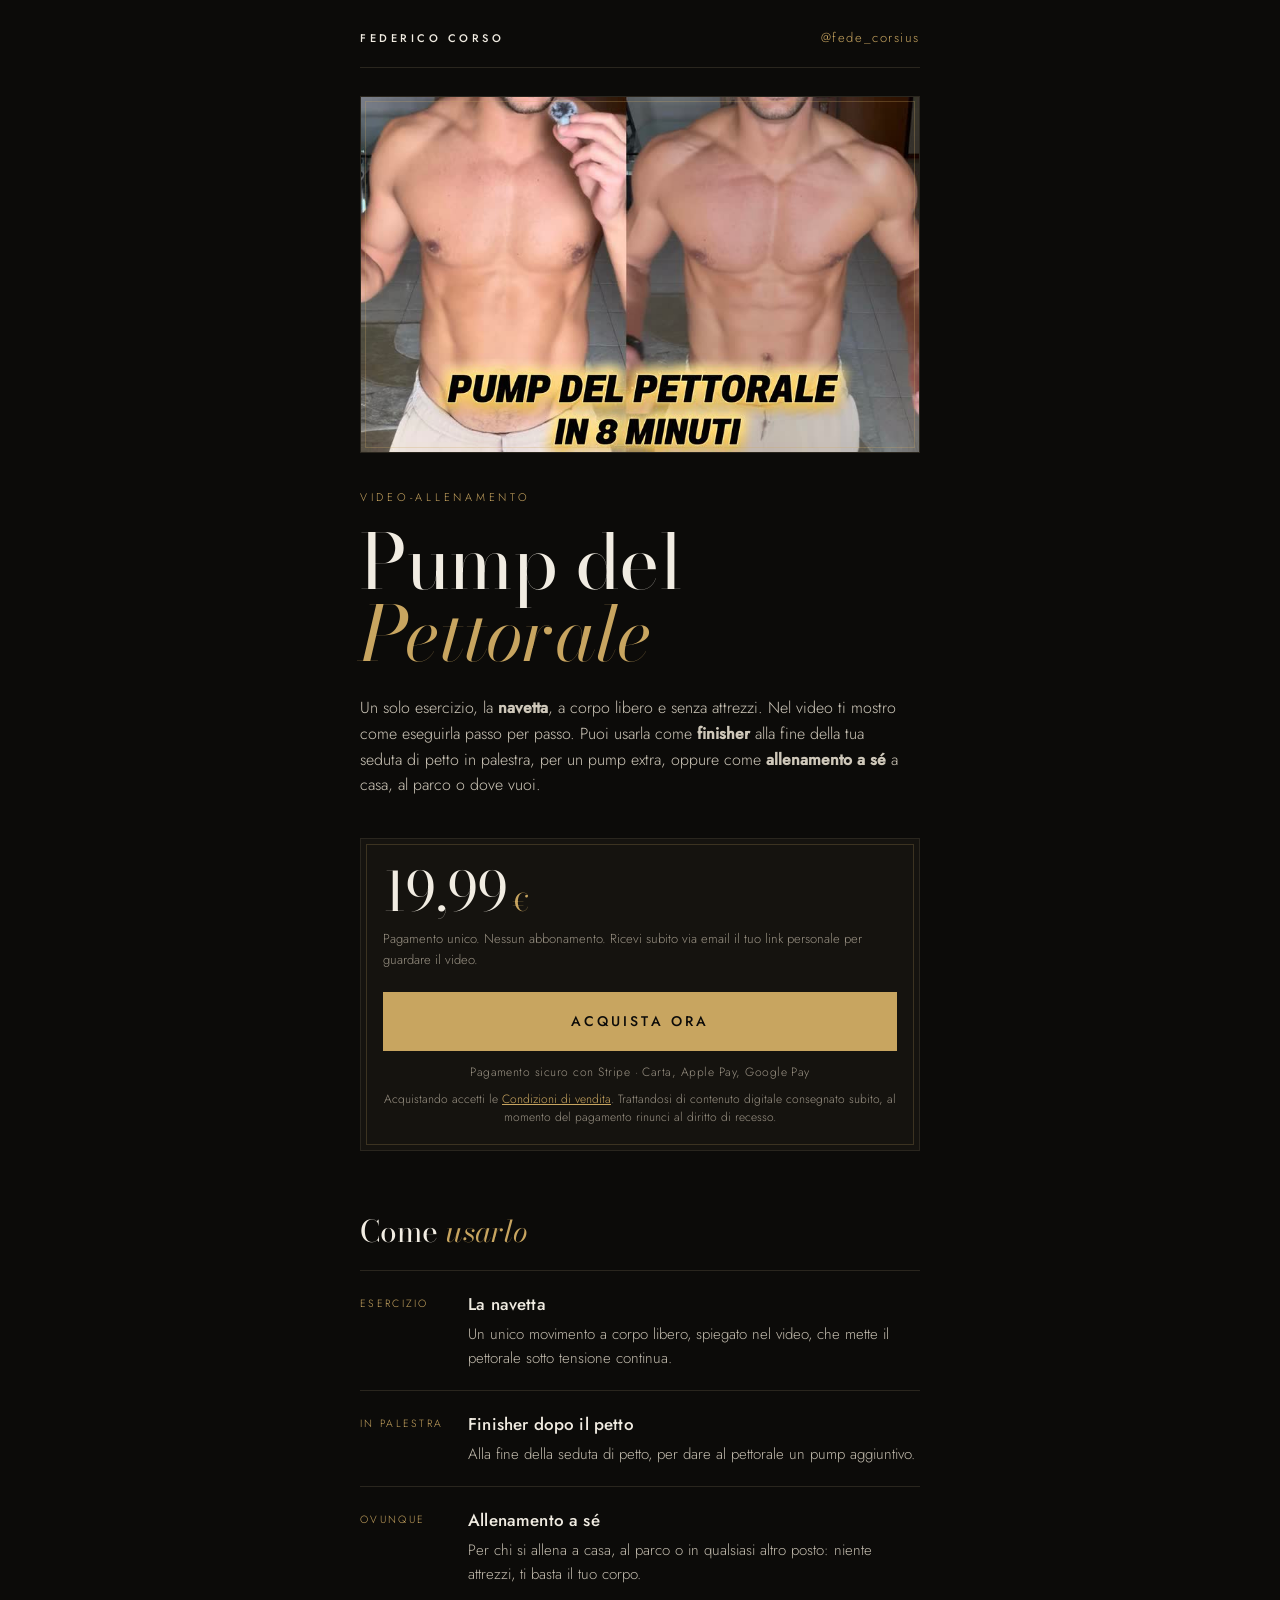
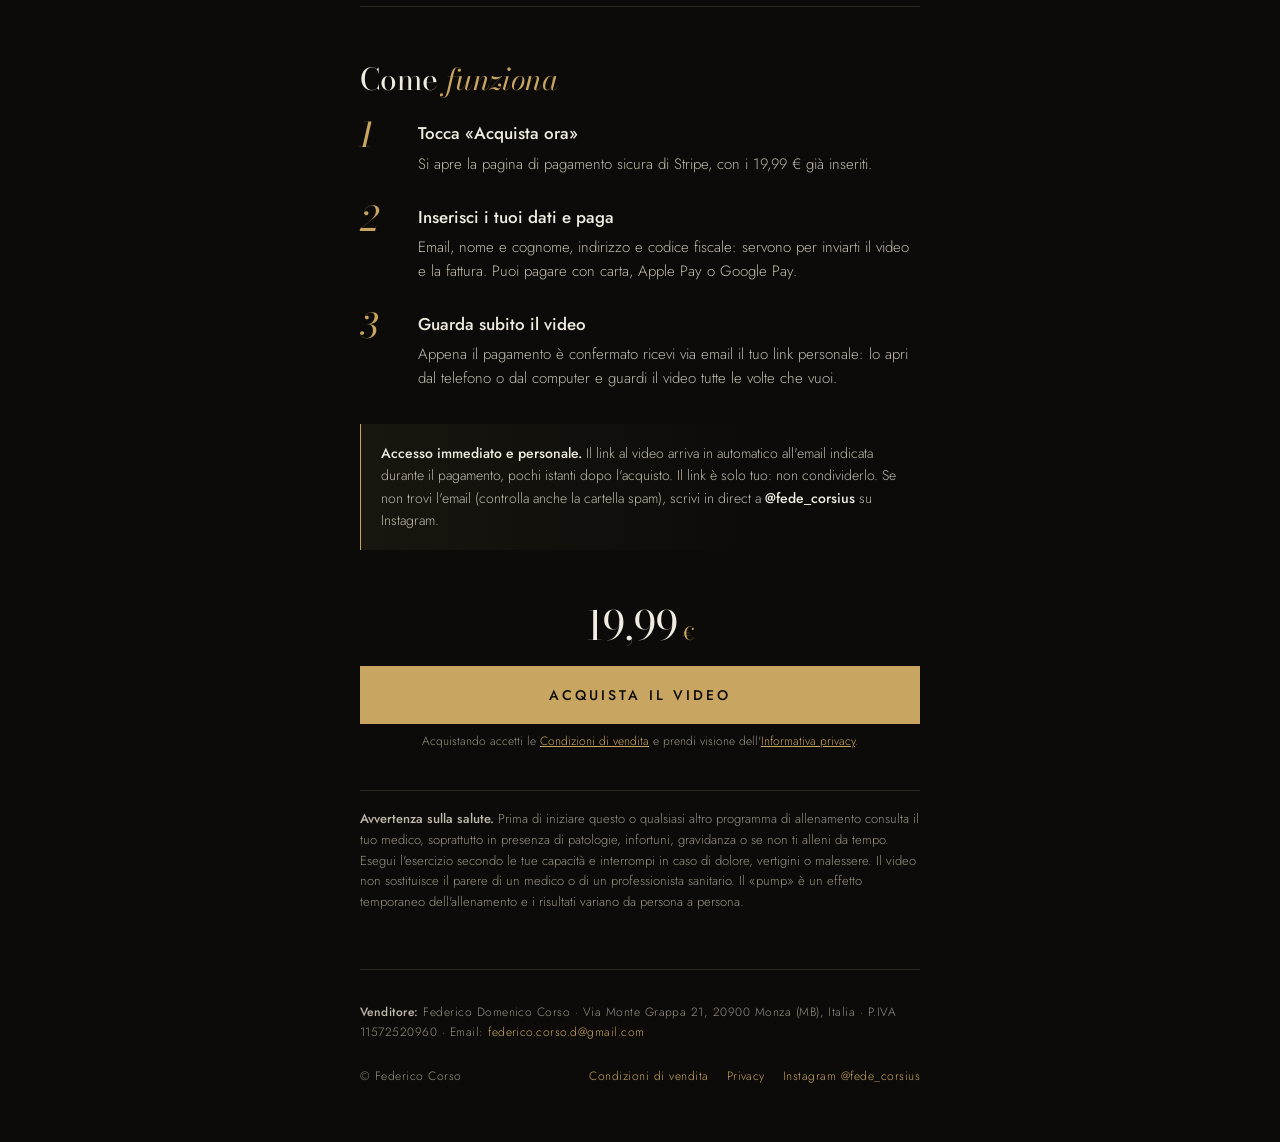
<file: index.html>
<!doctype html>
<html lang="it">
<head>
<meta charset="utf-8">
<meta name="viewport" content="width=device-width, initial-scale=1, viewport-fit=cover">
<meta name="description" content="Pump del Pettorale di Federico Corso: video-allenamento a corpo libero con un solo esercizio, la navetta. Come finisher in palestra o da solo, ovunque.">
<meta property="og:title" content="Pump del Pettorale — Federico Corso">
<meta property="og:description" content="Video-allenamento a corpo libero per il pettorale. 19,99 €.">
<meta property="og:image" content="https://federicocorsod.github.io/pump-del-pettorale/img/copertina.jpg?v=2">
<title>Pump del Pettorale</title>
<link rel="stylesheet" href="fonts/fonts.css">
<style>
  :root {
    color-scheme: dark;
    --ink: #0c0b09;
    --ink-2: #15130f;
    --line: #2a261e;
    --gold: #c8a560;
    --gold-soft: #a88a4f;
    --ivory: #f1ece2;
    --muted: #9a9284;
    --display: "Bodoni Moda", "Didot", "Bodoni 72", Georgia, serif;
    --body: "Jost", "Futura", "Century Gothic", system-ui, sans-serif;
  }
  * { box-sizing: border-box; }
  html { background: var(--ink); }
  body {
    margin: 0;
    background: var(--ink);
    color: var(--ivory);
    font-family: var(--body);
    font-weight: 300;
    font-size: 16px;
    line-height: 1.6;
    padding-inline: 20px;
    -webkit-font-smoothing: antialiased;
  }
  .wrap { max-width: 560px; margin: 0 auto; padding-block: 28px 56px; }

  .brand {
    display: flex; justify-content: space-between; align-items: baseline;
    gap: 12px; flex-wrap: wrap;
    font-size: 11px; letter-spacing: .32em; text-transform: uppercase;
    padding-bottom: 18px; border-bottom: 1px solid var(--line);
  }
  .brand strong { font-weight: 500; color: var(--ivory); }
  .brand a { color: var(--gold); text-decoration: none; letter-spacing: .12em; text-transform: none; font-size: 13px; }
  .brand a:hover, .brand a:focus-visible { text-decoration: underline; text-underline-offset: 4px; }

  .cover { margin: 28px 0 0; position: relative; }
  .cover img { display: block; width: 100%; height: auto; aspect-ratio: 1400 / 894; object-fit: cover; border: 1px solid var(--line); }
  .cover::after { content: ""; position: absolute; inset: 5px; border: 1px solid rgba(200,165,96,.28); pointer-events: none; }

  .hero { padding-block: 36px 8px; }
  .eyebrow {
    font-size: 11px; letter-spacing: .34em; text-transform: uppercase; color: var(--gold);
    margin: 0 0 18px;
  }
  h1 {
    font-family: var(--display); font-weight: 400;
    font-size: clamp(46px, 13vw, 76px); line-height: .95; letter-spacing: -.01em;
    margin: 0; text-wrap: balance;
  }
  h1 em { display: block; font-style: italic; color: var(--gold); }
  .lede { color: #cfc8ba; margin: 26px 0 0; max-width: 34em; }

  .offer {
    margin-top: 40px; padding: 26px 22px 24px;
    background: var(--ink-2); border: 1px solid var(--line);
    position: relative;
  }
  .offer::before {
    content: ""; position: absolute; inset: 5px; border: 1px solid rgba(200,165,96,.22); pointer-events: none;
  }
  .price-row { display: flex; align-items: baseline; gap: 14px; flex-wrap: wrap; }
  .now { font-family: var(--display); font-size: 54px; line-height: 1; color: var(--ivory); font-variant-numeric: lining-nums; }
  .now small { font-size: .45em; margin-left: 4px; color: var(--gold); }
  .offer-note { color: var(--muted); font-size: 13px; margin: 10px 0 22px; }

  .cta {
    display: flex; justify-content: center; align-items: center; gap: 10px;
    width: 100%; padding: 18px 20px;
    background: var(--gold); color: var(--ink);
    font-family: var(--body); font-weight: 500; font-size: 14px; letter-spacing: .22em; text-transform: uppercase;
    text-decoration: none; border: 0; cursor: pointer;
    transition: background .25s ease, transform .25s ease;
  }
  .cta:hover { background: #d8b873; }
  .cta:active { transform: translateY(1px); }
  .cta:focus-visible { outline: 2px solid var(--ivory); outline-offset: 3px; }
  .secure { text-align: center; font-size: 12px; color: var(--muted); margin: 12px 0 0; letter-spacing: .04em; }

  h2 {
    font-family: var(--display); font-weight: 400; font-size: 30px; line-height: 1.1;
    margin: 0 0 22px; text-wrap: balance;
  }
  h2 em { color: var(--gold); }
  section.block { padding-top: 56px; }


  .areas { list-style: none; margin: 0; padding: 0; display: grid; gap: 0; }
  .areas li { padding: 20px 0; border-top: 1px solid var(--line); display: grid; grid-template-columns: 92px 1fr; gap: 16px; }
  .areas li:last-child { border-bottom: 1px solid var(--line); }
  .areas .k { font-size: 10.5px; letter-spacing: .22em; text-transform: uppercase; color: var(--gold); padding-top: 5px; }
  .areas h3 { margin: 0 0 4px; font-weight: 500; font-size: 17px; letter-spacing: .01em; }
  .areas p { margin: 0; color: #c2bbad; font-size: 15px; }

  .steps { list-style: none; margin: 0; padding: 0; counter-reset: s; display: grid; gap: 26px; }
  .steps li { counter-increment: s; display: grid; grid-template-columns: 44px 1fr; gap: 14px; }
  .steps li::before {
    content: counter(s); font-family: var(--display); font-style: italic; font-size: 34px; line-height: 1; color: var(--gold);
  }
  .steps h3 { margin: 2px 0 4px; font-weight: 500; font-size: 17px; }
  .steps p { margin: 0; color: #c2bbad; font-size: 15px; }

  .clause {
    margin-top: 34px; padding: 18px 20px; border-left: 1px solid var(--gold);
    font-size: 14px; color: #c2bbad; background: linear-gradient(90deg, rgba(200,165,96,.07), transparent 70%);
  }
  .clause strong { color: var(--ivory); font-weight: 500; }

  .final { margin-top: 56px; text-align: center; }
  .final .now { font-size: 40px; }
  .final .price-row { justify-content: center; margin-bottom: 20px; }

  footer {
    margin-top: 56px; padding-top: 20px; border-top: 1px solid var(--line);
    display: flex; justify-content: space-between; gap: 12px; flex-wrap: wrap;
    font-size: 12px; color: var(--muted); letter-spacing: .04em;
  }
  footer a { color: var(--gold); text-decoration: none; }
  .legal-note { text-align: center; font-size: 12px; color: var(--muted); margin: 8px 0 0; line-height: 1.5; }
  .legal-note a, .seller a { color: var(--gold); }
  .health { margin-top: 40px; font-size: 13px; color: var(--muted); line-height: 1.6; border-top: 1px solid var(--line); padding-top: 18px; }
  .health strong { color: #c2bbad; font-weight: 500; }
  .seller { width: 100%; font-size: 12px; line-height: 1.7; color: var(--muted); }
  .seller strong { color: #c2bbad; font-weight: 500; }
  .footer-links { display: flex; gap: 18px; flex-wrap: wrap; }
  footer a:hover, footer a:focus-visible { text-decoration: underline; text-underline-offset: 3px; }

  @media (max-width: 420px) {
    .areas li { grid-template-columns: 1fr; gap: 6px; }
    .areas .k { padding-top: 0; }
  }

  @media (prefers-reduced-motion: no-preference) {
    .cover, .hero > *, .offer { animation: rise .9s cubic-bezier(.2,.7,.2,1) both; }
    .hero .eyebrow { animation-delay: .08s; }
    .hero h1 { animation-delay: .14s; }
    .hero .lede { animation-delay: .22s; }
    .offer { animation-delay: .32s; }
    @keyframes rise { from { opacity: .001; transform: translateY(10px); } to { opacity: 1; transform: none; } }
  }
</style>
</head>
<body>

<div class="wrap">
  <header class="brand">
    <strong>Federico Corso</strong>
    <a href="https://www.instagram.com/fede_corsius/" target="_blank" rel="noopener">@fede_corsius</a>
  </header>

  <figure class="cover">
    <img src="img/copertina.jpg?v=2" srcset="img/copertina-800.jpg?v=2 800w, img/copertina.jpg?v=2 1400w" sizes="(max-width: 600px) 100vw, 560px" width="1400" height="894" alt="Pump del Pettorale: il petto di Federico Corso prima e dopo l'allenamento">
  </figure>

  <section class="hero">
    <p class="eyebrow">Video-allenamento</p>
    <h1>Pump del <em>Pettorale</em></h1>
    <p class="lede">Un solo esercizio, la <strong>navetta</strong>, a corpo libero e senza attrezzi. Nel video ti mostro come eseguirla passo per passo. Puoi usarla come <strong>finisher</strong> alla fine della tua seduta di petto in palestra, per un pump extra, oppure come <strong>allenamento a sé</strong> a casa, al parco o dove vuoi.</p>

    <div class="offer" id="acquista">
      <div class="price-row">
        <span class="now">19,99<small>€</small></span>
      </div>
      <p class="offer-note">Pagamento unico. Nessun abbonamento. Ricevi subito via email il tuo link personale per guardare il video.</p>
      <a class="cta" href="https://buy.stripe.com/00w5kC4Mv1T403G9ed3ks01">Acquista ora</a>
      <p class="secure">Pagamento sicuro con Stripe · Carta, Apple Pay, Google Pay</p>
      <p class="legal-note">Acquistando accetti le <a href="condizioni.html">Condizioni di vendita</a>. Trattandosi di contenuto digitale consegnato subito, al momento del pagamento rinunci al diritto di recesso.</p>
    </div>
  </section>


  <section class="block">
    <h2>Come <em>usarlo</em></h2>
    <ul class="areas">
      <li>
        <span class="k">Esercizio</span>
        <div><h3>La navetta</h3><p>Un unico movimento a corpo libero, spiegato nel video, che mette il pettorale sotto tensione continua.</p></div>
      </li>
      <li>
        <span class="k">In palestra</span>
        <div><h3>Finisher dopo il petto</h3><p>Alla fine della seduta di petto, per dare al pettorale un pump aggiuntivo.</p></div>
      </li>
      <li>
        <span class="k">Ovunque</span>
        <div><h3>Allenamento a sé</h3><p>Per chi si allena a casa, al parco o in qualsiasi altro posto: niente attrezzi, ti basta il tuo corpo.</p></div>
      </li>
    </ul>
  </section>

  <section class="block">
    <h2>Come <em>funziona</em></h2>
    <ol class="steps">
      <li>
        <div>
          <h3>Tocca «Acquista ora»</h3>
          <p>Si apre la pagina di pagamento sicura di Stripe, con i 19,99 € già inseriti.</p>
        </div>
      </li>
      <li>
        <div>
          <h3>Inserisci i tuoi dati e paga</h3>
          <p>Email, nome e cognome, indirizzo e codice fiscale: servono per inviarti il video e la fattura. Puoi pagare con carta, Apple Pay o Google Pay.</p>
        </div>
      </li>
      <li>
        <div>
          <h3>Guarda subito il video</h3>
          <p>Appena il pagamento è confermato ricevi via email il tuo link personale: lo apri dal telefono o dal computer e guardi il video tutte le volte che vuoi.</p>
        </div>
      </li>
    </ol>

    <p class="clause"><strong>Accesso immediato e personale.</strong> Il link al video arriva in automatico all'email indicata durante il pagamento, pochi istanti dopo l'acquisto. Il link è solo tuo: non condividerlo. Se non trovi l'email (controlla anche la cartella spam), scrivi in direct a <strong>@fede_corsius</strong> su Instagram.</p>
  </section>

  <section class="final">
    <div class="price-row">
      <span class="now">19,99<small>€</small></span>
    </div>
    <a class="cta" href="https://buy.stripe.com/00w5kC4Mv1T403G9ed3ks01">Acquista il video</a>
    <p class="legal-note">Acquistando accetti le <a href="condizioni.html">Condizioni di vendita</a> e prendi visione dell'<a href="privacy.html">Informativa privacy</a>.</p>
  </section>

  <p class="health"><strong>Avvertenza sulla salute.</strong> Prima di iniziare questo o qualsiasi altro programma di allenamento consulta il tuo medico, soprattutto in presenza di patologie, infortuni, gravidanza o se non ti alleni da tempo. Esegui l'esercizio secondo le tue capacità e interrompi in caso di dolore, vertigini o malessere. Il video non sostituisce il parere di un medico o di un professionista sanitario. Il «pump» è un effetto temporaneo dell'allenamento e i risultati variano da persona a persona.</p>

  <footer>
    <p class="seller"><strong>Venditore:</strong> Federico Domenico Corso · Via Monte Grappa 21, 20900 Monza (MB), Italia · P.IVA 11572520960 · Email: <a href="mailto:federico.corso.d@gmail.com">federico.corso.d@gmail.com</a></p>
    <span>© Federico Corso</span>
    <span class="footer-links">
      <a href="condizioni.html">Condizioni di vendita</a>
      <a href="privacy.html">Privacy</a>
      <a href="https://www.instagram.com/fede_corsius/" target="_blank" rel="noopener">Instagram @fede_corsius</a>
    </span>
  </footer>
</div>

</body>
</html>
</file>
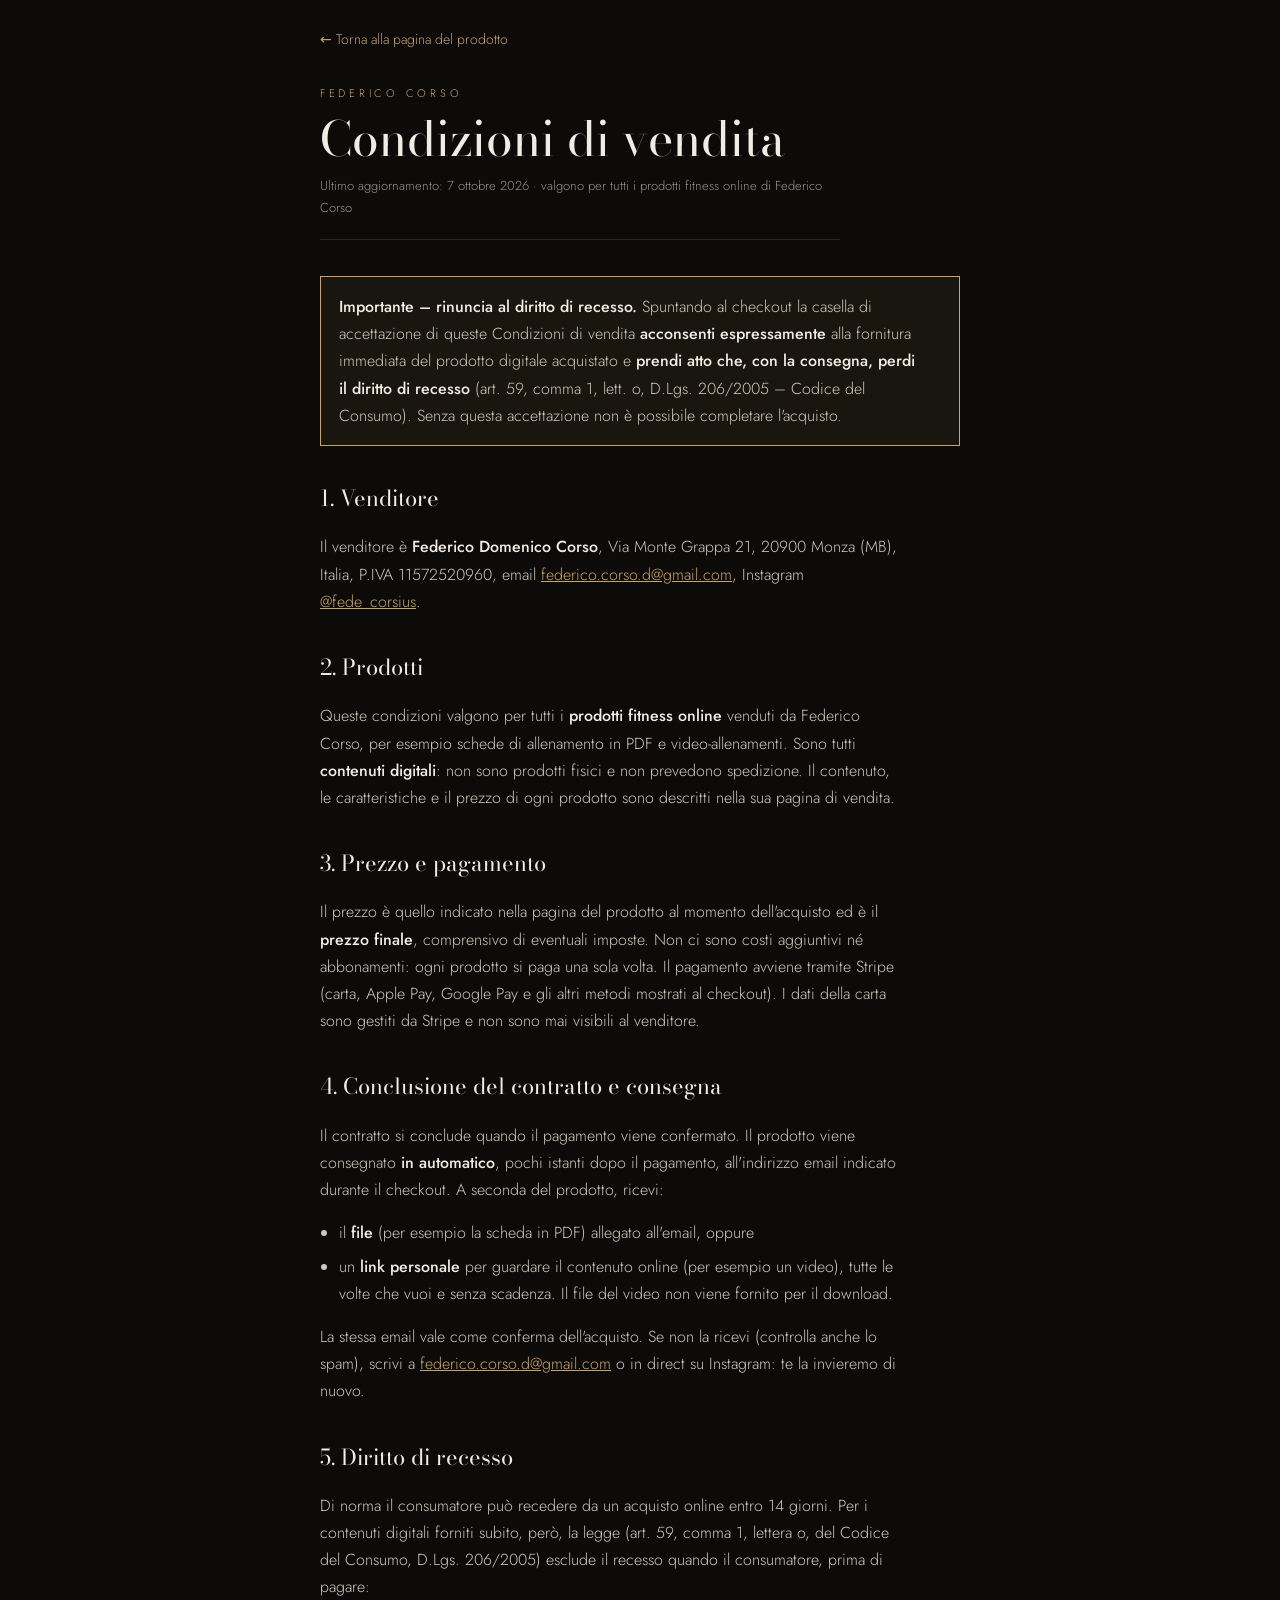
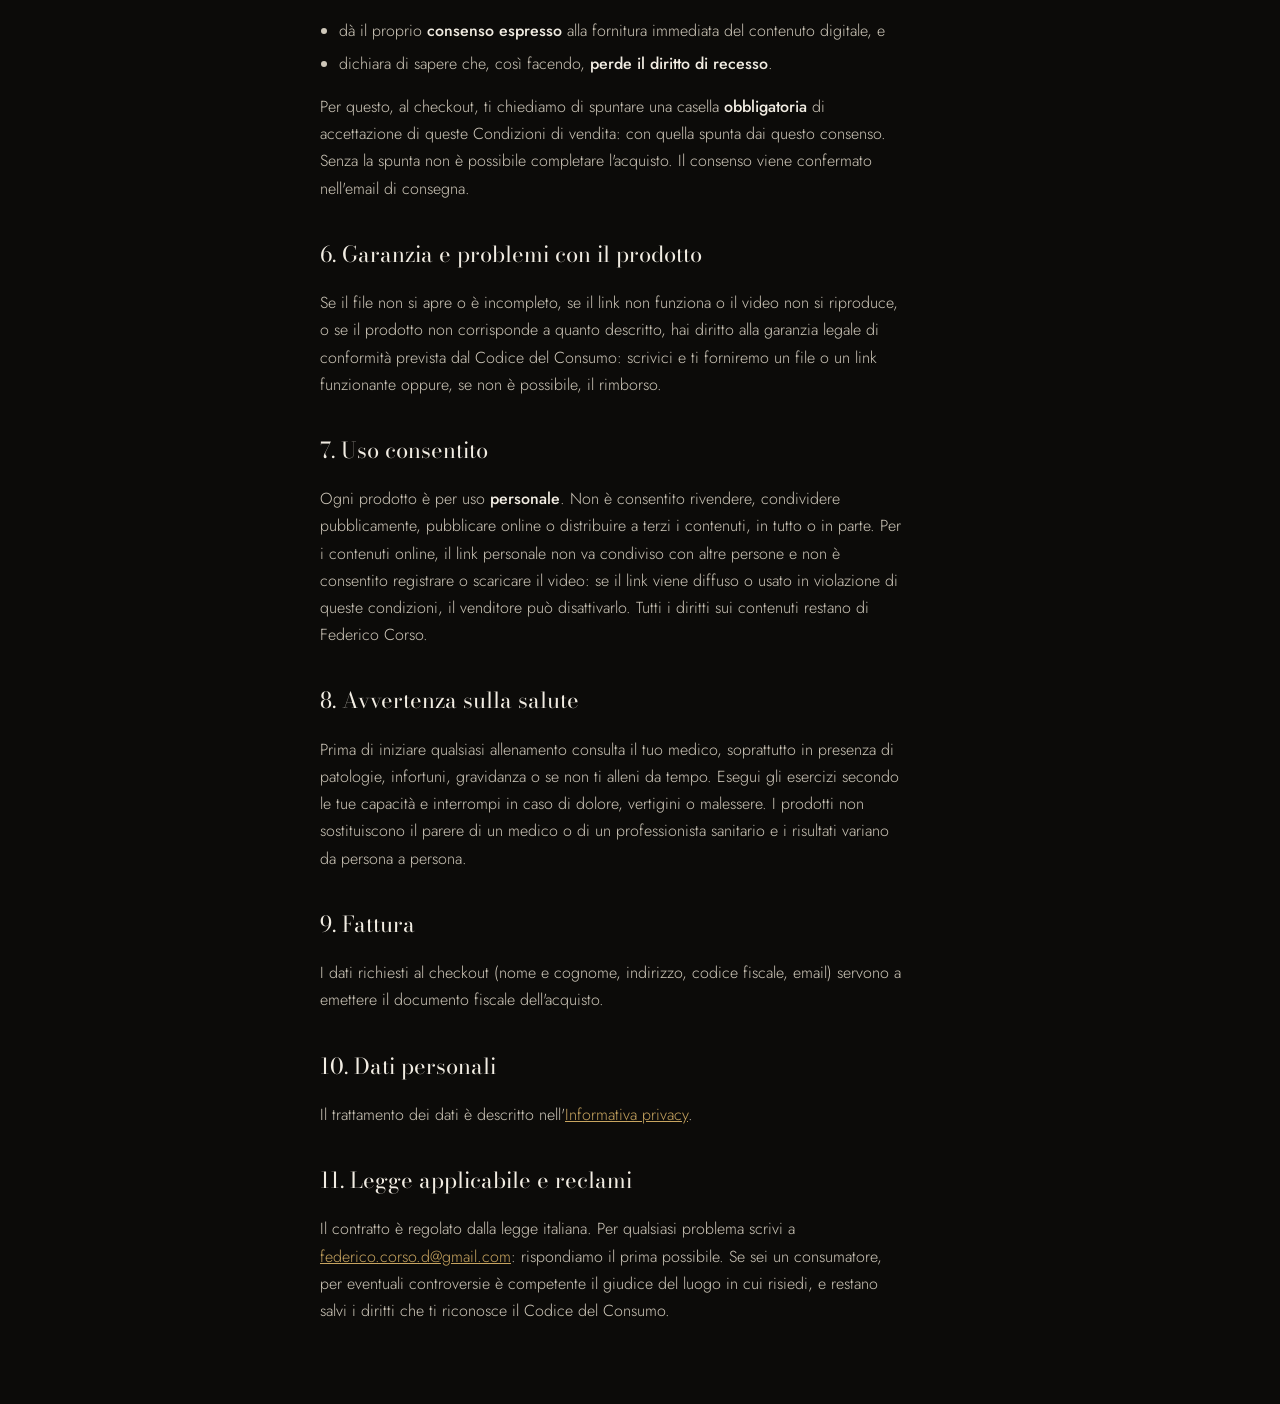
<file: condizioni.html>
<!doctype html>
<html lang="it">
<head>
<meta charset="utf-8">
<meta name="viewport" content="width=device-width, initial-scale=1, viewport-fit=cover">
<title>Condizioni di vendita – Federico Corso</title>
<link rel="stylesheet" href="fonts/fonts.css">
<link rel="stylesheet" href="legale.css">
</head>
<body>
<main class="wrap">
  <p class="back"><a href="./">← Torna alla pagina del prodotto</a></p>
  <p class="eyebrow">Federico Corso</p>
  <h1>Condizioni di vendita</h1>
  <p class="updated">Ultimo aggiornamento: 7 ottobre 2026 · valgono per tutti i prodotti fitness online di Federico Corso</p>

  <div class="avviso" role="note">
    <p><strong>Importante – rinuncia al diritto di recesso.</strong> Spuntando al checkout la casella di accettazione di queste Condizioni di vendita <strong>acconsenti espressamente</strong> alla fornitura immediata del prodotto digitale acquistato e <strong>prendi atto che, con la consegna, perdi il diritto di recesso</strong> (art. 59, comma 1, lett. o, D.Lgs. 206/2005 – Codice del Consumo). Senza questa accettazione non è possibile completare l'acquisto.</p>
  </div>

  <h2>1. Venditore</h2>
  <p>Il venditore è <strong>Federico Domenico Corso</strong>, Via Monte Grappa 21, 20900 Monza (MB), Italia, P.IVA 11572520960, email <a href="mailto:federico.corso.d@gmail.com">federico.corso.d@gmail.com</a>, Instagram <a href="https://www.instagram.com/fede_corsius/" target="_blank" rel="noopener">@fede_corsius</a>.</p>

  <h2>2. Prodotti</h2>
  <p>Queste condizioni valgono per tutti i <strong>prodotti fitness online</strong> venduti da Federico Corso, per esempio schede di allenamento in PDF e video-allenamenti. Sono tutti <strong>contenuti digitali</strong>: non sono prodotti fisici e non prevedono spedizione. Il contenuto, le caratteristiche e il prezzo di ogni prodotto sono descritti nella sua pagina di vendita.</p>

  <h2>3. Prezzo e pagamento</h2>
  <p>Il prezzo è quello indicato nella pagina del prodotto al momento dell'acquisto ed è il <strong>prezzo finale</strong>, comprensivo di eventuali imposte. Non ci sono costi aggiuntivi né abbonamenti: ogni prodotto si paga una sola volta. Il pagamento avviene tramite Stripe (carta, Apple Pay, Google Pay e gli altri metodi mostrati al checkout). I dati della carta sono gestiti da Stripe e non sono mai visibili al venditore.</p>

  <h2>4. Conclusione del contratto e consegna</h2>
  <p>Il contratto si conclude quando il pagamento viene confermato. Il prodotto viene consegnato <strong>in automatico</strong>, pochi istanti dopo il pagamento, all'indirizzo email indicato durante il checkout. A seconda del prodotto, ricevi:</p>
  <ul>
    <li>il <strong>file</strong> (per esempio la scheda in PDF) allegato all'email, oppure</li>
    <li>un <strong>link personale</strong> per guardare il contenuto online (per esempio un video), tutte le volte che vuoi e senza scadenza. Il file del video non viene fornito per il download.</li>
  </ul>
  <p>La stessa email vale come conferma dell'acquisto. Se non la ricevi (controlla anche lo spam), scrivi a <a href="mailto:federico.corso.d@gmail.com">federico.corso.d@gmail.com</a> o in direct su Instagram: te la invieremo di nuovo.</p>

  <h2>5. Diritto di recesso</h2>
  <p>Di norma il consumatore può recedere da un acquisto online entro 14 giorni. Per i contenuti digitali forniti subito, però, la legge (art. 59, comma 1, lettera o, del Codice del Consumo, D.Lgs. 206/2005) esclude il recesso quando il consumatore, prima di pagare:</p>
  <ul>
    <li>dà il proprio <strong>consenso espresso</strong> alla fornitura immediata del contenuto digitale, e</li>
    <li>dichiara di sapere che, così facendo, <strong>perde il diritto di recesso</strong>.</li>
  </ul>
  <p>Per questo, al checkout, ti chiediamo di spuntare una casella <strong>obbligatoria</strong> di accettazione di queste Condizioni di vendita: con quella spunta dai questo consenso. Senza la spunta non è possibile completare l'acquisto. Il consenso viene confermato nell'email di consegna.</p>

  <h2>6. Garanzia e problemi con il prodotto</h2>
  <p>Se il file non si apre o è incompleto, se il link non funziona o il video non si riproduce, o se il prodotto non corrisponde a quanto descritto, hai diritto alla garanzia legale di conformità prevista dal Codice del Consumo: scrivici e ti forniremo un file o un link funzionante oppure, se non è possibile, il rimborso.</p>

  <h2>7. Uso consentito</h2>
  <p>Ogni prodotto è per uso <strong>personale</strong>. Non è consentito rivendere, condividere pubblicamente, pubblicare online o distribuire a terzi i contenuti, in tutto o in parte. Per i contenuti online, il link personale non va condiviso con altre persone e non è consentito registrare o scaricare il video: se il link viene diffuso o usato in violazione di queste condizioni, il venditore può disattivarlo. Tutti i diritti sui contenuti restano di Federico Corso.</p>

  <h2>8. Avvertenza sulla salute</h2>
  <p>Prima di iniziare qualsiasi allenamento consulta il tuo medico, soprattutto in presenza di patologie, infortuni, gravidanza o se non ti alleni da tempo. Esegui gli esercizi secondo le tue capacità e interrompi in caso di dolore, vertigini o malessere. I prodotti non sostituiscono il parere di un medico o di un professionista sanitario e i risultati variano da persona a persona.</p>

  <h2>9. Fattura</h2>
  <p>I dati richiesti al checkout (nome e cognome, indirizzo, codice fiscale, email) servono a emettere il documento fiscale dell'acquisto.</p>

  <h2>10. Dati personali</h2>
  <p>Il trattamento dei dati è descritto nell'<a href="privacy.html">Informativa privacy</a>.</p>

  <h2>11. Legge applicabile e reclami</h2>
  <p>Il contratto è regolato dalla legge italiana. Per qualsiasi problema scrivi a <a href="mailto:federico.corso.d@gmail.com">federico.corso.d@gmail.com</a>: rispondiamo il prima possibile. Se sei un consumatore, per eventuali controversie è competente il giudice del luogo in cui risiedi, e restano salvi i diritti che ti riconosce il Codice del Consumo.</p>
</main>
</body>
</html>
</file>
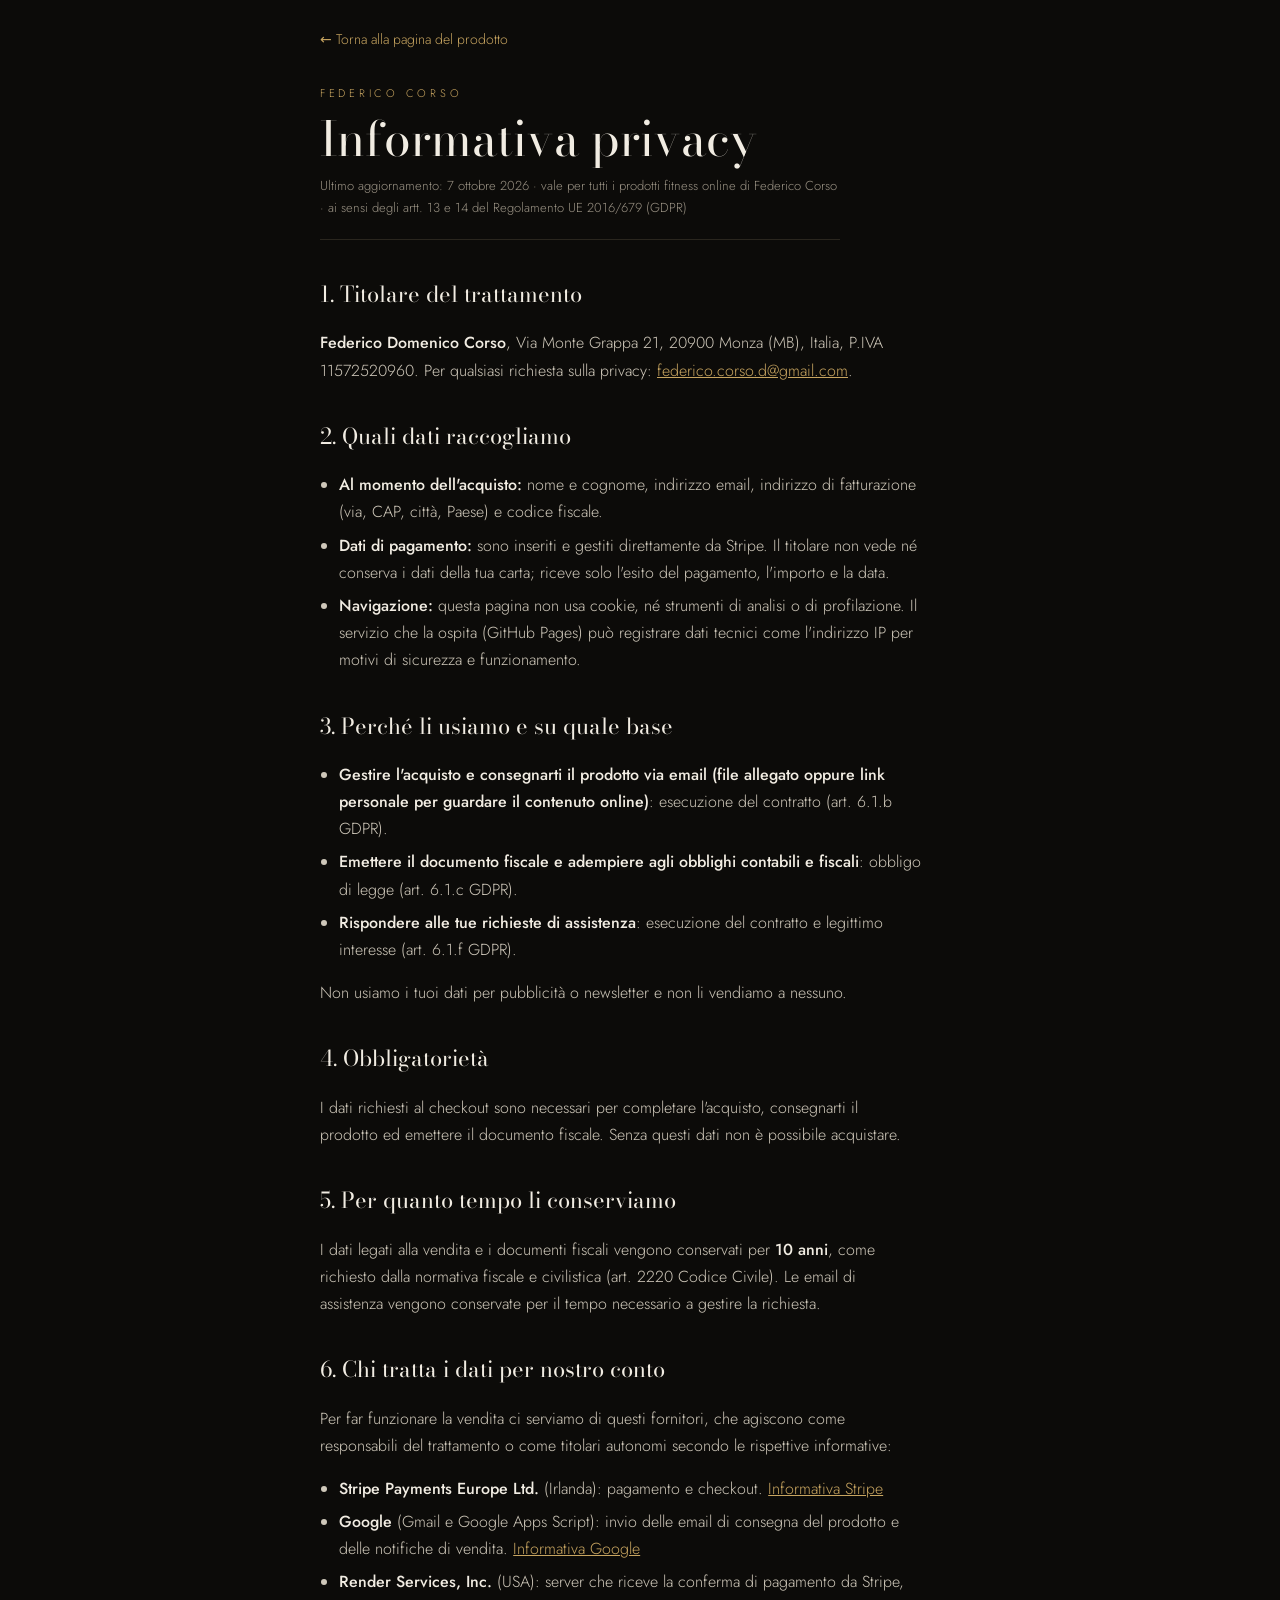
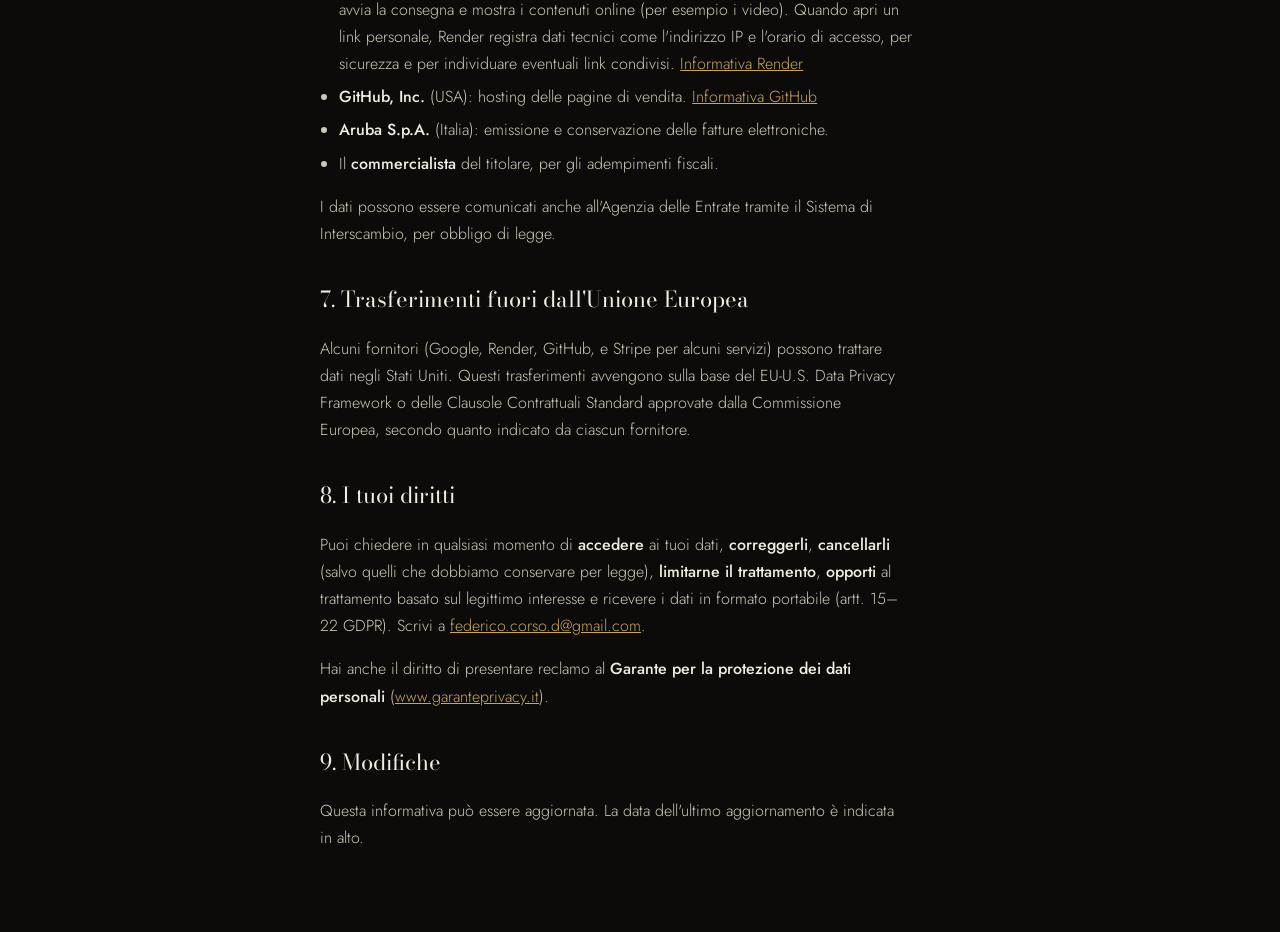
<file: privacy.html>
<!doctype html>
<html lang="it">
<head>
<meta charset="utf-8">
<meta name="viewport" content="width=device-width, initial-scale=1, viewport-fit=cover">
<title>Informativa privacy – Federico Corso</title>
<link rel="stylesheet" href="fonts/fonts.css">
<link rel="stylesheet" href="legale.css">
</head>
<body>
<main class="wrap">
  <p class="back"><a href="./">← Torna alla pagina del prodotto</a></p>
  <p class="eyebrow">Federico Corso</p>
  <h1>Informativa privacy</h1>
  <p class="updated">Ultimo aggiornamento: 7 ottobre 2026 · vale per tutti i prodotti fitness online di Federico Corso · ai sensi degli artt. 13 e 14 del Regolamento UE 2016/679 (GDPR)</p>

  <h2>1. Titolare del trattamento</h2>
  <p><strong>Federico Domenico Corso</strong>, Via Monte Grappa 21, 20900 Monza (MB), Italia, P.IVA 11572520960. Per qualsiasi richiesta sulla privacy: <a href="mailto:federico.corso.d@gmail.com">federico.corso.d@gmail.com</a>.</p>

  <h2>2. Quali dati raccogliamo</h2>
  <ul>
    <li><strong>Al momento dell'acquisto:</strong> nome e cognome, indirizzo email, indirizzo di fatturazione (via, CAP, città, Paese) e codice fiscale.</li>
    <li><strong>Dati di pagamento:</strong> sono inseriti e gestiti direttamente da Stripe. Il titolare non vede né conserva i dati della tua carta; riceve solo l'esito del pagamento, l'importo e la data.</li>
    <li><strong>Navigazione:</strong> questa pagina non usa cookie, né strumenti di analisi o di profilazione. Il servizio che la ospita (GitHub Pages) può registrare dati tecnici come l'indirizzo IP per motivi di sicurezza e funzionamento.</li>
  </ul>

  <h2>3. Perché li usiamo e su quale base</h2>
  <ul>
    <li><strong>Gestire l'acquisto e consegnarti il prodotto via email (file allegato oppure link personale per guardare il contenuto online)</strong>: esecuzione del contratto (art. 6.1.b GDPR).</li>
    <li><strong>Emettere il documento fiscale e adempiere agli obblighi contabili e fiscali</strong>: obbligo di legge (art. 6.1.c GDPR).</li>
    <li><strong>Rispondere alle tue richieste di assistenza</strong>: esecuzione del contratto e legittimo interesse (art. 6.1.f GDPR).</li>
  </ul>
  <p>Non usiamo i tuoi dati per pubblicità o newsletter e non li vendiamo a nessuno.</p>

  <h2>4. Obbligatorietà</h2>
  <p>I dati richiesti al checkout sono necessari per completare l'acquisto, consegnarti il prodotto ed emettere il documento fiscale. Senza questi dati non è possibile acquistare.</p>

  <h2>5. Per quanto tempo li conserviamo</h2>
  <p>I dati legati alla vendita e i documenti fiscali vengono conservati per <strong>10 anni</strong>, come richiesto dalla normativa fiscale e civilistica (art. 2220 Codice Civile). Le email di assistenza vengono conservate per il tempo necessario a gestire la richiesta.</p>

  <h2>6. Chi tratta i dati per nostro conto</h2>
  <p>Per far funzionare la vendita ci serviamo di questi fornitori, che agiscono come responsabili del trattamento o come titolari autonomi secondo le rispettive informative:</p>
  <ul>
    <li><strong>Stripe Payments Europe Ltd.</strong> (Irlanda): pagamento e checkout. <a href="https://stripe.com/it/privacy" target="_blank" rel="noopener">Informativa Stripe</a></li>
    <li><strong>Google</strong> (Gmail e Google Apps Script): invio delle email di consegna del prodotto e delle notifiche di vendita. <a href="https://policies.google.com/privacy?hl=it" target="_blank" rel="noopener">Informativa Google</a></li>
    <li><strong>Render Services, Inc.</strong> (USA): server che riceve la conferma di pagamento da Stripe, avvia la consegna e mostra i contenuti online (per esempio i video). Quando apri un link personale, Render registra dati tecnici come l'indirizzo IP e l'orario di accesso, per sicurezza e per individuare eventuali link condivisi. <a href="https://render.com/privacy" target="_blank" rel="noopener">Informativa Render</a></li>
    <li><strong>GitHub, Inc.</strong> (USA): hosting delle pagine di vendita. <a href="https://docs.github.com/it/site-policy/privacy-policies/github-general-privacy-statement" target="_blank" rel="noopener">Informativa GitHub</a></li>
    <li><strong>Aruba S.p.A.</strong> (Italia): emissione e conservazione delle fatture elettroniche.</li>
    <li>Il <strong>commercialista</strong> del titolare, per gli adempimenti fiscali.</li>
  </ul>
  <p>I dati possono essere comunicati anche all'Agenzia delle Entrate tramite il Sistema di Interscambio, per obbligo di legge.</p>

  <h2>7. Trasferimenti fuori dall'Unione Europea</h2>
  <p>Alcuni fornitori (Google, Render, GitHub, e Stripe per alcuni servizi) possono trattare dati negli Stati Uniti. Questi trasferimenti avvengono sulla base del EU-U.S. Data Privacy Framework o delle Clausole Contrattuali Standard approvate dalla Commissione Europea, secondo quanto indicato da ciascun fornitore.</p>

  <h2>8. I tuoi diritti</h2>
  <p>Puoi chiedere in qualsiasi momento di <strong>accedere</strong> ai tuoi dati, <strong>correggerli</strong>, <strong>cancellarli</strong> (salvo quelli che dobbiamo conservare per legge), <strong>limitarne il trattamento</strong>, <strong>opporti</strong> al trattamento basato sul legittimo interesse e ricevere i dati in formato portabile (artt. 15–22 GDPR). Scrivi a <a href="mailto:federico.corso.d@gmail.com">federico.corso.d@gmail.com</a>.</p>
  <p>Hai anche il diritto di presentare reclamo al <strong>Garante per la protezione dei dati personali</strong> (<a href="https://www.garanteprivacy.it" target="_blank" rel="noopener">www.garanteprivacy.it</a>).</p>

  <h2>9. Modifiche</h2>
  <p>Questa informativa può essere aggiornata. La data dell'ultimo aggiornamento è indicata in alto.</p>
</main>
</body>
</html>
</file>
<file: fonts/fonts.css>
/* Font ospitati sul sito (niente richieste ai server di Google). Licenza: SIL Open Font License. */
@font-face { font-family: 'Bodoni Moda'; font-style: normal; font-weight: 400 500; font-display: swap; src: url(bodoni-moda.woff2) format('woff2'); }
@font-face { font-family: 'Bodoni Moda'; font-style: italic; font-weight: 400; font-display: swap; src: url(bodoni-moda-italic.woff2) format('woff2'); }
@font-face { font-family: 'Jost'; font-style: normal; font-weight: 300 500; font-display: swap; src: url(jost.woff2) format('woff2'); }
</file>
<file: legale.css>
/* Stile delle pagine legali: stessi colori e caratteri della pagina principale. */
:root {
  color-scheme: dark;
  --ink: #0c0b09;
  --line: #2a261e;
  --gold: #c8a560;
  --ivory: #f1ece2;
  --text: #cfc8ba;
  --muted: #9a9284;
  --display: "Bodoni Moda", "Didot", "Bodoni 72", Georgia, serif;
  --body: "Jost", "Futura", "Century Gothic", system-ui, sans-serif;
}
* { box-sizing: border-box; }
html, body { background: var(--ink); }
body {
  margin: 0;
  color: var(--text);
  font-family: var(--body);
  font-weight: 300;
  font-size: 16px;
  line-height: 1.7;
  padding-inline: 20px;
  -webkit-font-smoothing: antialiased;
}
.wrap { max-width: 640px; margin: 0 auto; padding-block: 28px 64px; }
a { color: var(--gold); }
a:focus-visible { outline: 2px solid var(--gold); outline-offset: 2px; }
.back { margin: 0 0 32px; font-size: 14px; }
.back a { text-decoration: none; }
.eyebrow { font-size: 11px; letter-spacing: .34em; text-transform: uppercase; color: var(--gold); margin: 0 0 12px; }
h1 { font-family: var(--display); font-weight: 400; color: var(--ivory); font-size: clamp(34px, 8vw, 48px); line-height: 1.05; margin: 0 0 10px; text-wrap: balance; }
.updated { font-size: 13px; color: var(--muted); margin: 0 0 36px; padding-bottom: 20px; border-bottom: 1px solid var(--line); }
h2 { font-family: var(--display); font-weight: 400; color: var(--ivory); font-size: 22px; margin: 34px 0 10px; }
p, li { max-width: 65ch; }
ul { padding-left: 1.2em; }
li { margin-bottom: 6px; }
strong { color: var(--ivory); font-weight: 500; }
.avviso { border: 1px solid var(--gold); padding: 16px 18px; margin: 0 0 8px; background: rgba(200, 165, 96, .07); }
.avviso p { margin: 0; }
</file>
